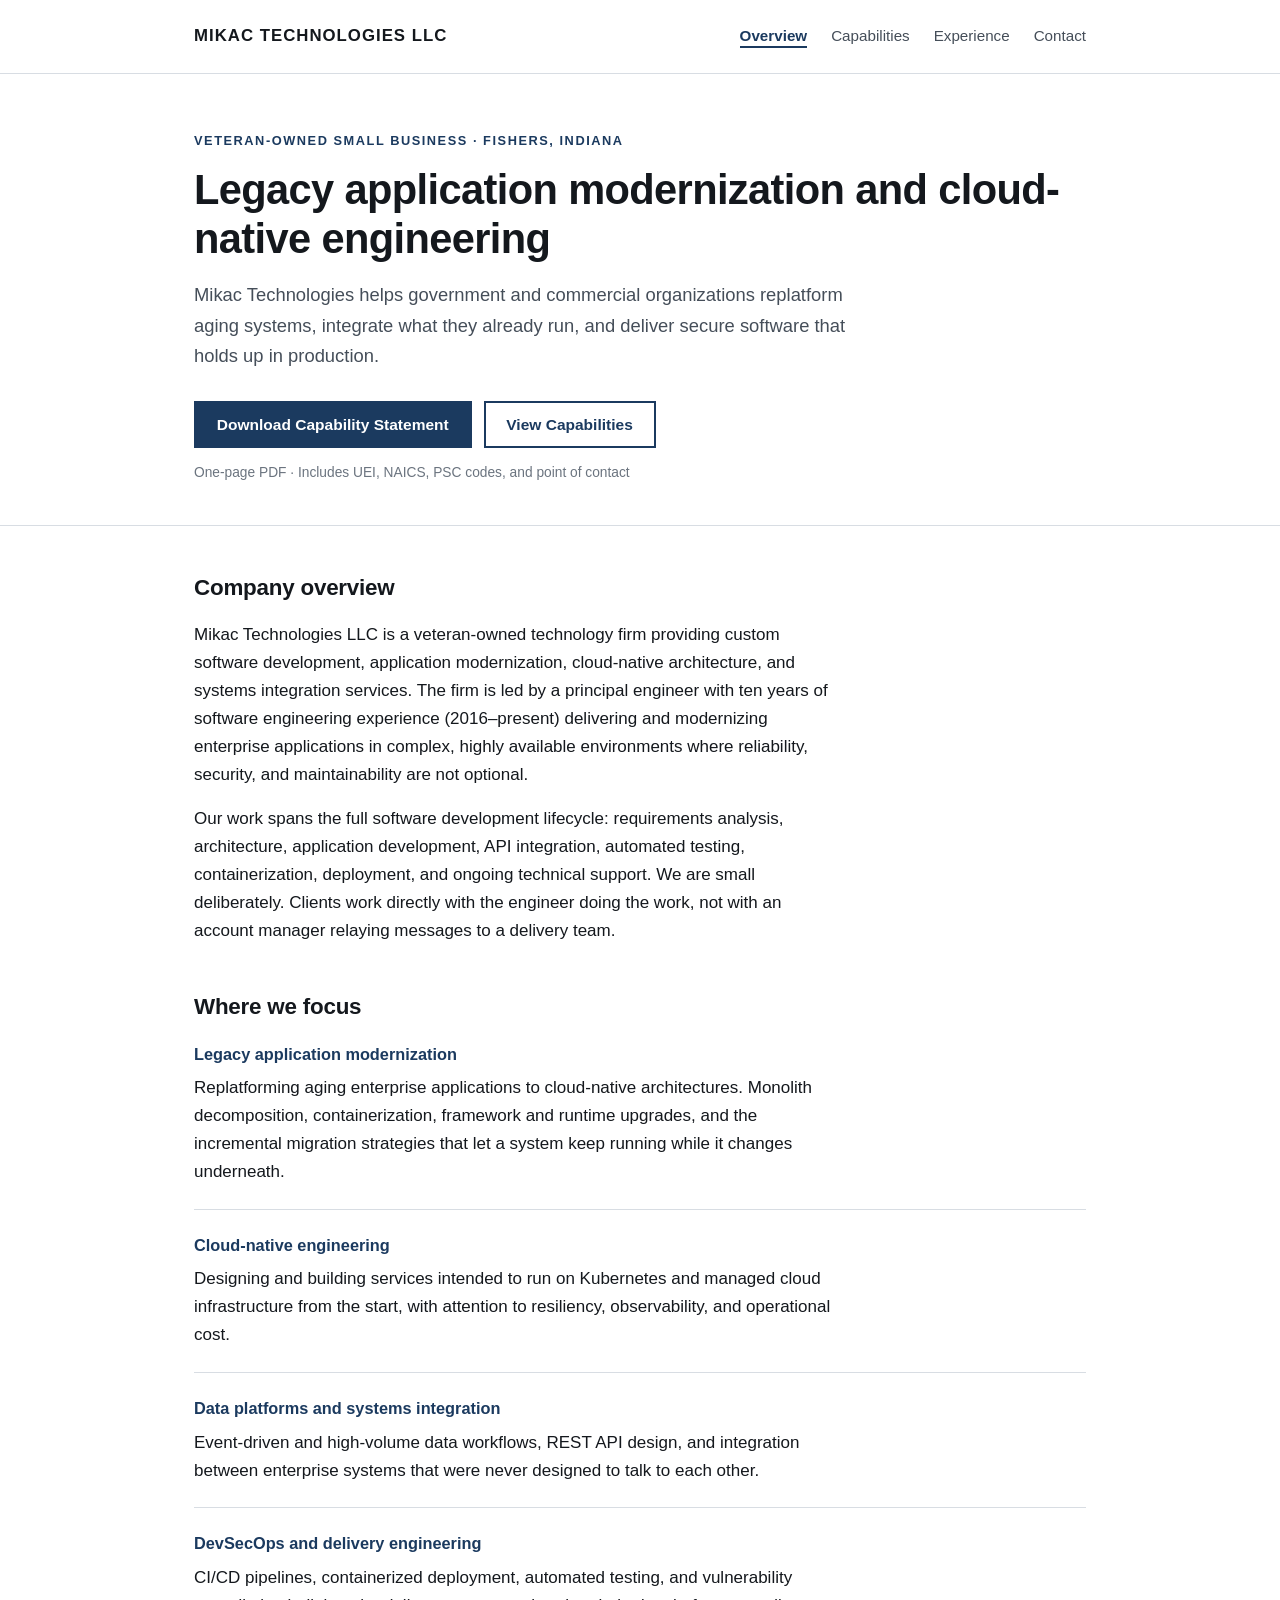
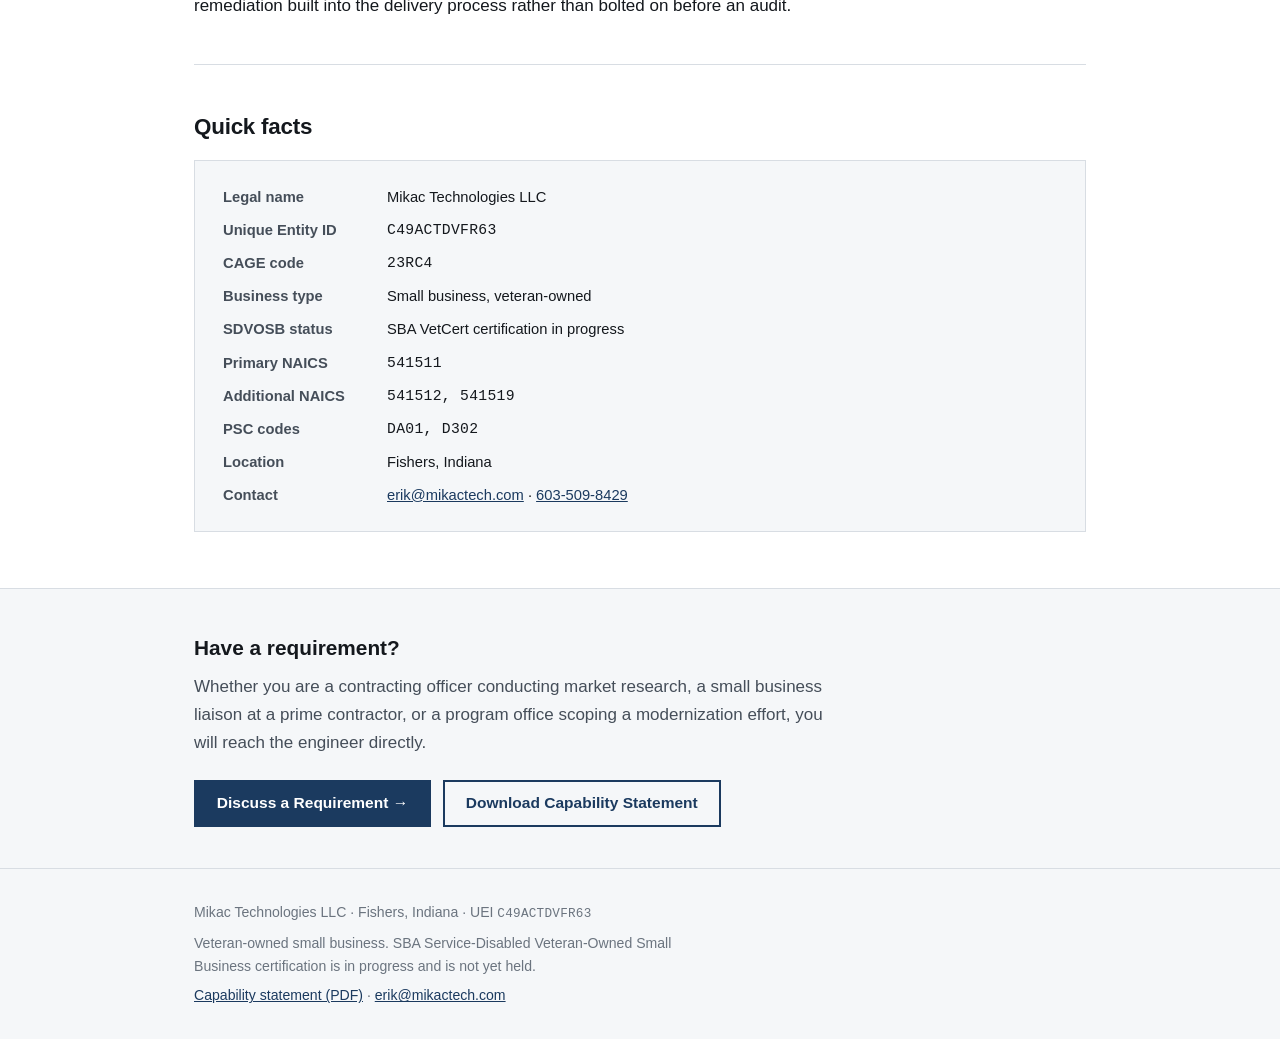
<file: index.html>
<!DOCTYPE html>
<html lang="en">
<head>
<meta charset="utf-8">
<meta name="viewport" content="width=device-width, initial-scale=1">
<title>Mikac Technologies LLC — Legacy Application Modernization and Cloud-Native Engineering</title>
<meta name="description" content="Mikac Technologies LLC is a veteran-owned software engineering firm in Fishers, Indiana, specializing in legacy application modernization, cloud-native architecture, and systems integration for government and regulated industries.">
<link rel="stylesheet" href="styles.css">
</head>
<body>
<a class="skip-link" href="#main">Skip to main content</a>

<header class="site-header">
  <div class="wrap">
    <a class="wordmark" href="index.html">Mikac Technologies LLC</a>
    <nav class="site-nav" aria-label="Primary">
      <ul>
        <li><a href="index.html" aria-current="page">Overview</a></li>
        <li><a href="capabilities.html">Capabilities</a></li>
        <li><a href="experience.html">Experience</a></li>
        <li><a href="contact.html">Contact</a></li>
      </ul>
    </nav>
  </div>
</header>

<div class="hero">
  <div class="wrap">
    <p class="eyebrow">Veteran-Owned Small Business &middot; Fishers, Indiana</p>
    <h1>Legacy application modernization and cloud-native engineering</h1>
    <p class="lede">Mikac Technologies helps government and commercial organizations replatform aging systems, integrate what they already run, and deliver secure software that holds up in production.</p>
    <div class="cta-row">
      <a class="btn btn-primary" href="Mikac-Technologies-Capability-Statement.pdf" download>Download Capability Statement</a>
      <a class="btn btn-secondary" href="capabilities.html">View Capabilities</a>
    </div>
    <p class="cta-note">One-page PDF &middot; Includes UEI, NAICS, PSC codes, and point of contact</p>
  </div>
</div>

<main id="main">
  <div class="wrap">

    <section aria-labelledby="overview">
      <h2 id="overview">Company overview</h2>
      <p>Mikac Technologies LLC is a veteran-owned technology firm providing custom software development, application modernization, cloud-native architecture, and systems integration services. The firm is led by a principal engineer with ten years of software engineering experience (2016–present) delivering and modernizing enterprise applications in complex, highly available environments where reliability, security, and maintainability are not optional.</p>
      <p>Our work spans the full software development lifecycle: requirements analysis, architecture, application development, API integration, automated testing, containerization, deployment, and ongoing technical support. We are small deliberately. Clients work directly with the engineer doing the work, not with an account manager relaying messages to a delivery team.</p>
    </section>

    <section aria-labelledby="focus">
      <h2 id="focus">Where we focus</h2>

      <div class="capability">
        <h3>Legacy application modernization</h3>
        <p>Replatforming aging enterprise applications to cloud-native architectures. Monolith decomposition, containerization, framework and runtime upgrades, and the incremental migration strategies that let a system keep running while it changes underneath.</p>
      </div>

      <div class="capability">
        <h3>Cloud-native engineering</h3>
        <p>Designing and building services intended to run on Kubernetes and managed cloud infrastructure from the start, with attention to resiliency, observability, and operational cost.</p>
      </div>

      <div class="capability">
        <h3>Data platforms and systems integration</h3>
        <p>Event-driven and high-volume data workflows, REST API design, and integration between enterprise systems that were never designed to talk to each other.</p>
      </div>

      <div class="capability">
        <h3>DevSecOps and delivery engineering</h3>
        <p>CI/CD pipelines, containerized deployment, automated testing, and vulnerability remediation built into the delivery process rather than bolted on before an audit.</p>
      </div>
    </section>

    <hr class="rule">

    <section aria-labelledby="quickfacts">
      <h2 id="quickfacts">Quick facts</h2>
      <div class="facts">
        <dl>
          <dt>Legal name</dt>
          <dd>Mikac Technologies LLC</dd>

          <dt>Unique Entity ID</dt>
          <dd class="mono">C49ACTDVFR63</dd>

          <dt>CAGE code</dt>
          <dd class="mono">23RC4</dd>

          <dt>Business type</dt>
          <dd>Small business, veteran-owned</dd>

          <dt>SDVOSB status</dt>
          <dd>SBA VetCert certification in progress</dd>

          <dt>Primary NAICS</dt>
          <dd class="mono">541511</dd>

          <dt>Additional NAICS</dt>
          <dd class="mono">541512, 541519</dd>

          <dt>PSC codes</dt>
          <dd class="mono">DA01, D302</dd>

          <dt>Location</dt>
          <dd>Fishers, Indiana</dd>

          <dt>Contact</dt>
          <dd><a href="mailto:erik@mikactech.com">erik@mikactech.com</a> &middot; <a href="tel:+16035098429">603-509-8429</a></dd>
        </dl>
      </div>
    </section>

  </div>
</main>

<div class="cta-band">
  <div class="wrap">
    <h2>Have a requirement?</h2>
    <p>Whether you are a contracting officer conducting market research, a small business liaison at a prime contractor, or a program office scoping a modernization effort, you will reach the engineer directly.</p>
    <div class="cta-row">
      <a class="btn btn-primary" href="mailto:erik@mikactech.com?subject=Federal%20Contracting%20Inquiry">Discuss a Requirement &rarr;</a>
      <a class="btn btn-secondary" href="Mikac-Technologies-Capability-Statement.pdf" download>Download Capability Statement</a>
    </div>
  </div>
</div>

<footer class="site-footer">
  <div class="wrap">
    <p>Mikac Technologies LLC &middot; Fishers, Indiana &middot; UEI <span class="mono">C49ACTDVFR63</span></p>
    <p>Veteran-owned small business. SBA Service-Disabled Veteran-Owned Small Business certification is in progress and is not yet held.</p>
    <p><a href="Mikac-Technologies-Capability-Statement.pdf" download>Capability statement (PDF)</a> &middot; <a href="mailto:erik@mikactech.com?subject=Federal%20Contracting%20Inquiry">erik@mikactech.com</a></p>
  </div>
</footer>

</body>
</html>
</file>
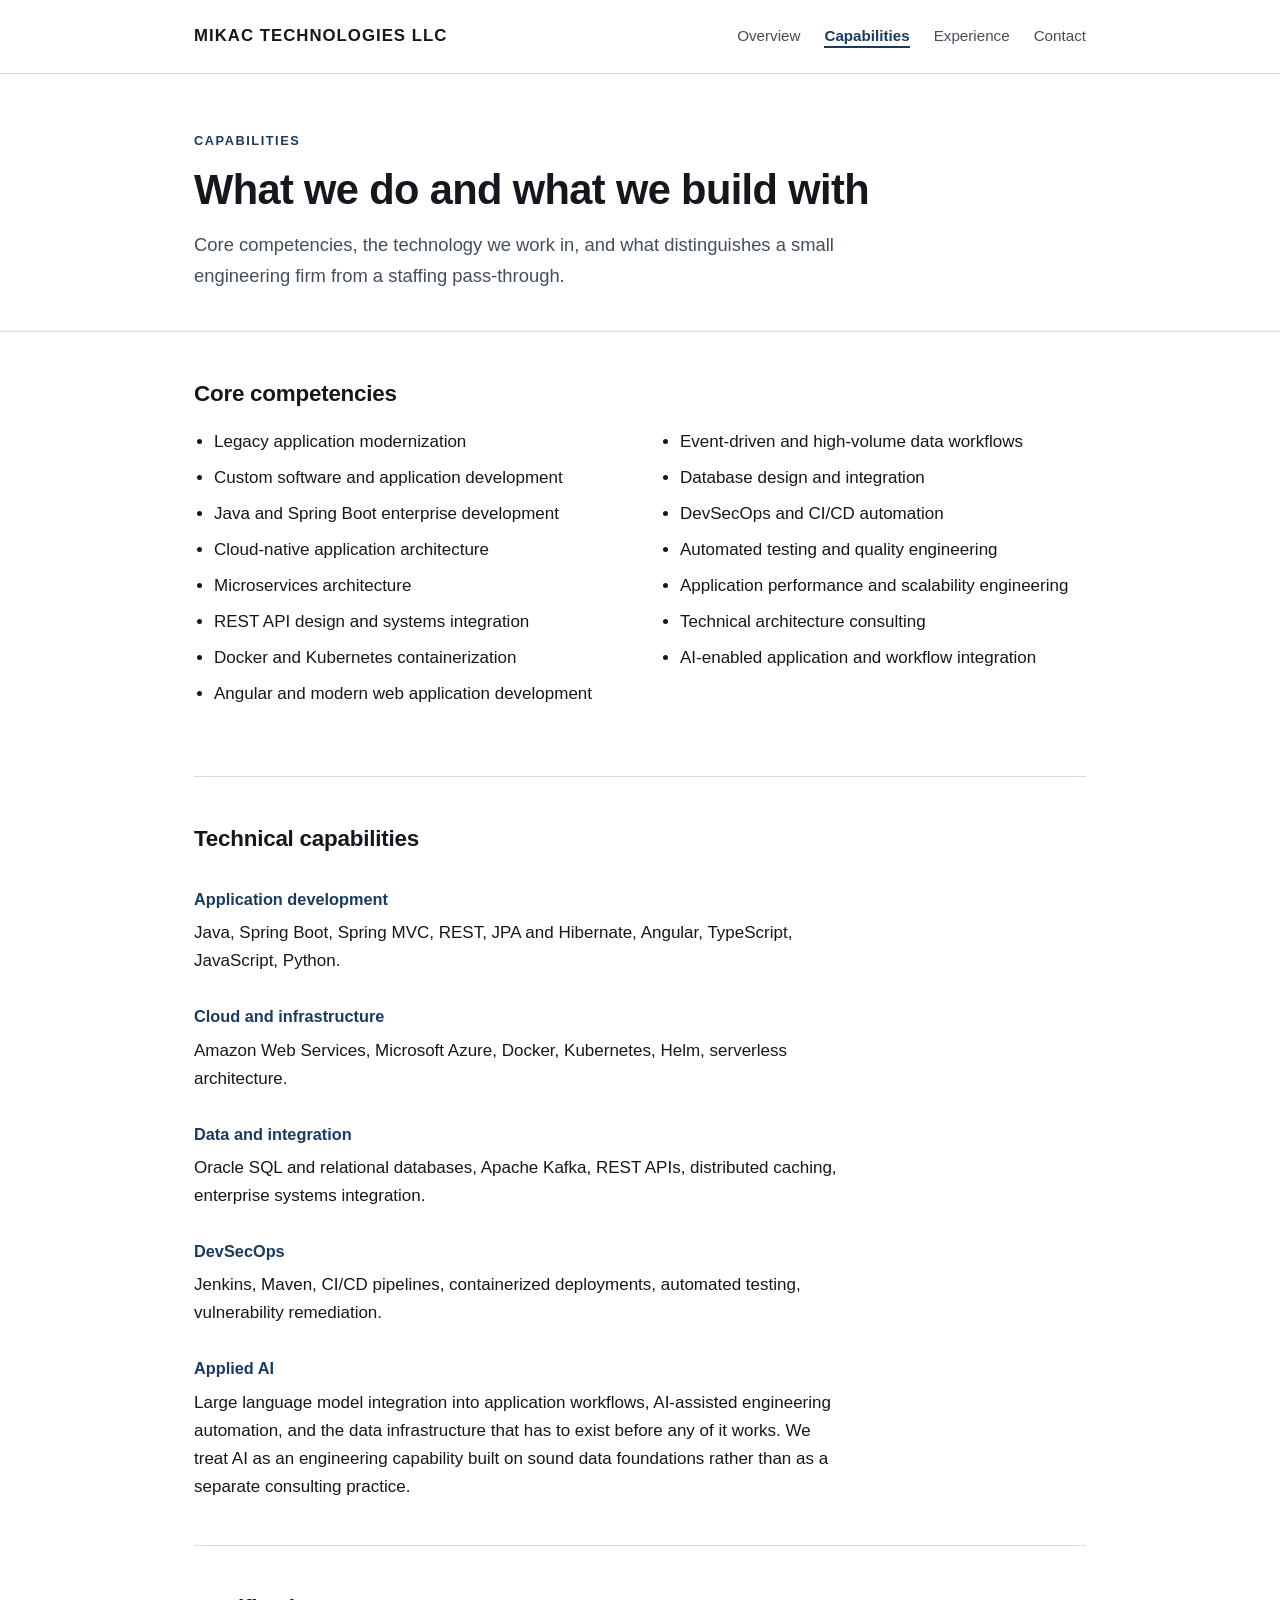
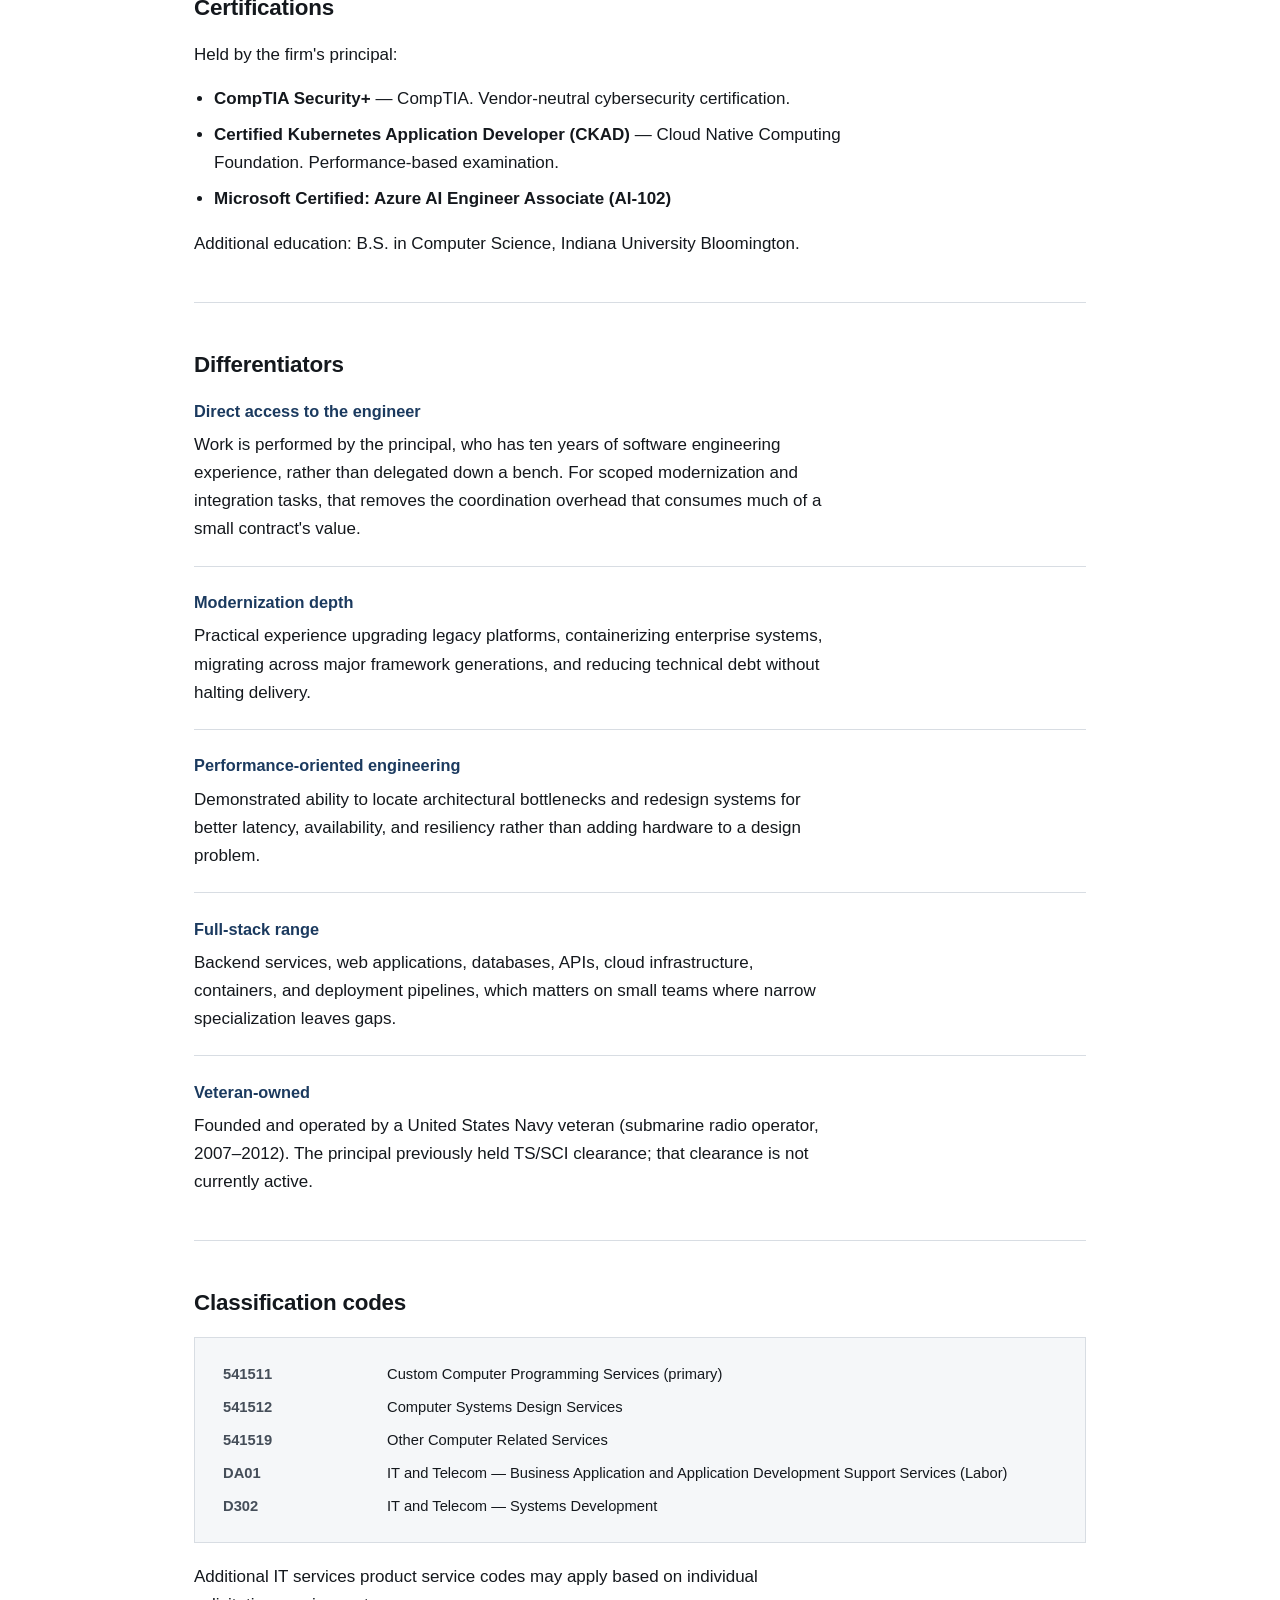
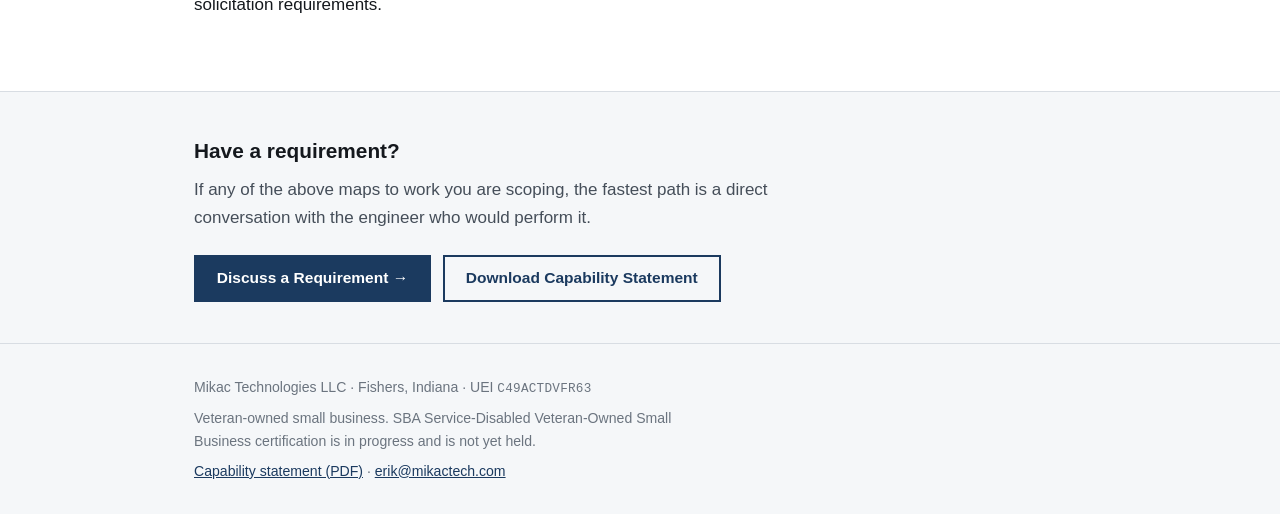
<file: capabilities.html>
<!DOCTYPE html>
<html lang="en">
<head>
<meta charset="utf-8">
<meta name="viewport" content="width=device-width, initial-scale=1">
<title>Capabilities — Mikac Technologies LLC</title>
<meta name="description" content="Core competencies and technical capabilities of Mikac Technologies LLC: legacy modernization, Java and Spring Boot development, Kubernetes, AWS and Azure, event-driven data platforms, and DevSecOps.">
<link rel="stylesheet" href="styles.css">
</head>
<body>
<a class="skip-link" href="#main">Skip to main content</a>

<header class="site-header">
  <div class="wrap">
    <a class="wordmark" href="index.html">Mikac Technologies LLC</a>
    <nav class="site-nav" aria-label="Primary">
      <ul>
        <li><a href="index.html">Overview</a></li>
        <li><a href="capabilities.html" aria-current="page">Capabilities</a></li>
        <li><a href="experience.html">Experience</a></li>
        <li><a href="contact.html">Contact</a></li>
      </ul>
    </nav>
  </div>
</header>

<div class="hero">
  <div class="wrap">
    <p class="eyebrow">Capabilities</p>
    <h1>What we do and what we build with</h1>
    <p class="lede">Core competencies, the technology we work in, and what distinguishes a small engineering firm from a staffing pass-through.</p>
  </div>
</div>

<main id="main">
  <div class="wrap">

    <section aria-labelledby="competencies">
      <h2 id="competencies">Core competencies</h2>
      <div class="columns">
        <ul class="plain-list">
          <li>Legacy application modernization</li>
          <li>Custom software and application development</li>
          <li>Java and Spring Boot enterprise development</li>
          <li>Cloud-native application architecture</li>
          <li>Microservices architecture</li>
          <li>REST API design and systems integration</li>
          <li>Docker and Kubernetes containerization</li>
          <li>Angular and modern web application development</li>
        </ul>
        <ul class="plain-list">
          <li>Event-driven and high-volume data workflows</li>
          <li>Database design and integration</li>
          <li>DevSecOps and CI/CD automation</li>
          <li>Automated testing and quality engineering</li>
          <li>Application performance and scalability engineering</li>
          <li>Technical architecture consulting</li>
          <li>AI-enabled application and workflow integration</li>
        </ul>
      </div>
    </section>

    <hr class="rule">

    <section aria-labelledby="technical">
      <h2 id="technical">Technical capabilities</h2>

      <h3>Application development</h3>
      <p>Java, Spring Boot, Spring MVC, REST, JPA and Hibernate, Angular, TypeScript, JavaScript, Python.</p>

      <h3>Cloud and infrastructure</h3>
      <p>Amazon Web Services, Microsoft Azure, Docker, Kubernetes, Helm, serverless architecture.</p>

      <h3>Data and integration</h3>
      <p>Oracle SQL and relational databases, Apache Kafka, REST APIs, distributed caching, enterprise systems integration.</p>

      <h3>DevSecOps</h3>
      <p>Jenkins, Maven, CI/CD pipelines, containerized deployments, automated testing, vulnerability remediation.</p>

      <h3>Applied AI</h3>
      <p>Large language model integration into application workflows, AI-assisted engineering automation, and the data infrastructure that has to exist before any of it works. We treat AI as an engineering capability built on sound data foundations rather than as a separate consulting practice.</p>
    </section>

    <hr class="rule">

    <section aria-labelledby="certifications">
      <h2 id="certifications">Certifications</h2>
      <p>Held by the firm's principal:</p>
      <ul class="plain-list">
        <li><strong>CompTIA Security+</strong> — CompTIA. Vendor-neutral cybersecurity certification.</li>
        <li><strong>Certified Kubernetes Application Developer (CKAD)</strong> — Cloud Native Computing Foundation. Performance-based examination.</li>
        <li><strong>Microsoft Certified: Azure AI Engineer Associate (AI-102)</strong></li>
      </ul>
      <p>Additional education: B.S. in Computer Science, Indiana University Bloomington.</p>
    </section>

    <hr class="rule">

    <section aria-labelledby="differentiators">
      <h2 id="differentiators">Differentiators</h2>

      <div class="capability">
        <h3>Direct access to the engineer</h3>
        <p>Work is performed by the principal, who has ten years of software engineering experience, rather than delegated down a bench. For scoped modernization and integration tasks, that removes the coordination overhead that consumes much of a small contract's value.</p>
      </div>

      <div class="capability">
        <h3>Modernization depth</h3>
        <p>Practical experience upgrading legacy platforms, containerizing enterprise systems, migrating across major framework generations, and reducing technical debt without halting delivery.</p>
      </div>

      <div class="capability">
        <h3>Performance-oriented engineering</h3>
        <p>Demonstrated ability to locate architectural bottlenecks and redesign systems for better latency, availability, and resiliency rather than adding hardware to a design problem.</p>
      </div>

      <div class="capability">
        <h3>Full-stack range</h3>
        <p>Backend services, web applications, databases, APIs, cloud infrastructure, containers, and deployment pipelines, which matters on small teams where narrow specialization leaves gaps.</p>
      </div>

      <div class="capability">
        <h3>Veteran-owned</h3>
        <p>Founded and operated by a United States Navy veteran (submarine radio operator, 2007–2012). The principal previously held TS/SCI clearance; that clearance is not currently active.</p>
      </div>
    </section>

    <hr class="rule">

    <section aria-labelledby="codes">
      <h2 id="codes">Classification codes</h2>
      <div class="facts">
        <dl>
          <dt>541511</dt>
          <dd>Custom Computer Programming Services (primary)</dd>

          <dt>541512</dt>
          <dd>Computer Systems Design Services</dd>

          <dt>541519</dt>
          <dd>Other Computer Related Services</dd>

          <dt>DA01</dt>
          <dd>IT and Telecom — Business Application and Application Development Support Services (Labor)</dd>

          <dt>D302</dt>
          <dd>IT and Telecom — Systems Development</dd>
        </dl>
      </div>
      <p style="margin-top:1.25rem">Additional IT services product service codes may apply based on individual solicitation requirements.</p>
    </section>

  </div>
</main>

<div class="cta-band">
  <div class="wrap">
    <h2>Have a requirement?</h2>
    <p>If any of the above maps to work you are scoping, the fastest path is a direct conversation with the engineer who would perform it.</p>
    <div class="cta-row">
      <a class="btn btn-primary" href="mailto:erik@mikactech.com?subject=Federal%20Contracting%20Inquiry">Discuss a Requirement &rarr;</a>
      <a class="btn btn-secondary" href="Mikac-Technologies-Capability-Statement.pdf" download>Download Capability Statement</a>
    </div>
  </div>
</div>

<footer class="site-footer">
  <div class="wrap">
    <p>Mikac Technologies LLC &middot; Fishers, Indiana &middot; UEI <span class="mono">C49ACTDVFR63</span></p>
    <p>Veteran-owned small business. SBA Service-Disabled Veteran-Owned Small Business certification is in progress and is not yet held.</p>
    <p><a href="Mikac-Technologies-Capability-Statement.pdf" download>Capability statement (PDF)</a> &middot; <a href="mailto:erik@mikactech.com?subject=Federal%20Contracting%20Inquiry">erik@mikactech.com</a></p>
  </div>
</footer>

</body>
</html>
</file>
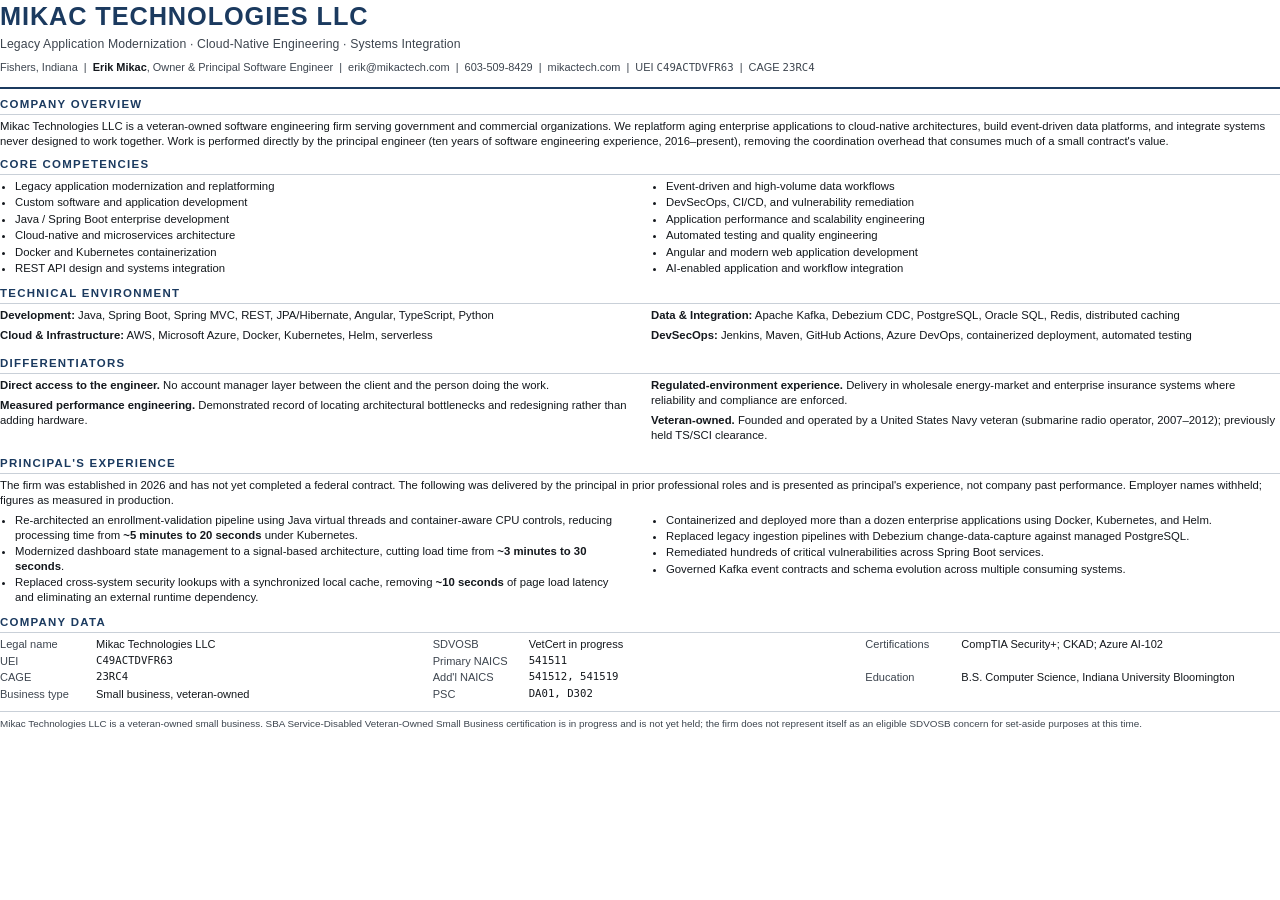
<file: capability-statement.html>
<!DOCTYPE html>
<html lang="en">
<head>
<meta charset="utf-8">
<title>Mikac Technologies LLC — Capability Statement</title>
<style>
  @page { size: letter; margin: 0.45in 0.5in; }

  :root {
    --ink: #14181d;
    --soft: #3d454f;
    --accent: #1b3a5f;
    --rule: #c9d0d8;
  }

  * { box-sizing: border-box; }

  body {
    margin: 0;
    font-family: -apple-system, BlinkMacSystemFont, "Helvetica Neue", Arial, sans-serif;
    font-size: 8.5pt;
    line-height: 1.32;
    color: var(--ink);
  }

  header { border-bottom: 2.5px solid var(--accent); padding-bottom: 7px; }

  h1 {
    margin: 0;
    font-size: 19pt;
    letter-spacing: 0.035em;
    text-transform: uppercase;
    color: var(--accent);
  }

  .tagline {
    margin: 3px 0 0;
    font-size: 9.2pt;
    color: var(--soft);
    letter-spacing: 0.01em;
  }

  .contact-strip {
    margin-top: 7px;
    font-size: 8.2pt;
    color: var(--soft);
  }

  .contact-strip strong { color: var(--ink); }

  h2 {
    margin: 8px 0 4px;
    font-size: 8.6pt;
    letter-spacing: 0.11em;
    text-transform: uppercase;
    color: var(--accent);
    border-bottom: 1px solid var(--rule);
    padding-bottom: 2px;
  }

  .cols { display: grid; grid-template-columns: 1fr 1fr; gap: 0 22px; }
  .cols-3 { display: grid; grid-template-columns: 1fr 1fr 1fr; gap: 0 18px; }

  ul { margin: 0; padding-left: 15px; }
  li { margin-bottom: 1.5px; }

  p { margin: 0 0 5px; }

  .item { margin-bottom: 5px; }
  .item b { color: var(--ink); }

  dl {
    display: grid;
    grid-template-columns: 88px 1fr;
    gap: 2px 8px;
    margin: 0;
    font-size: 8.3pt;
  }

  dt { color: var(--soft); }
  dd { margin: 0; }

  .mono { font-family: ui-monospace, Menlo, Consolas, monospace; font-size: 8pt; }

  .note {
    margin-top: 10px;
    padding-top: 5px;
    border-top: 1px solid var(--rule);
    font-size: 7.4pt;
    color: var(--soft);
  }

  .metric { font-weight: 600; }
</style>
</head>
<body>

<header>
  <h1>Mikac Technologies LLC</h1>
  <p class="tagline">Legacy Application Modernization &middot; Cloud-Native Engineering &middot; Systems Integration</p>
  <p class="contact-strip">
    Fishers, Indiana &nbsp;|&nbsp; <strong>Erik Mikac</strong>, Owner &amp; Principal Software Engineer &nbsp;|&nbsp;
    erik@mikactech.com &nbsp;|&nbsp; 603-509-8429 &nbsp;|&nbsp; mikactech.com &nbsp;|&nbsp;
    UEI <span class="mono">C49ACTDVFR63</span> &nbsp;|&nbsp; CAGE <span class="mono">23RC4</span>
  </p>
</header>

<h2>Company Overview</h2>
<p>Mikac Technologies LLC is a veteran-owned software engineering firm serving government and commercial organizations. We replatform aging enterprise applications to cloud-native architectures, build event-driven data platforms, and integrate systems never designed to work together. Work is performed directly by the principal engineer (ten years of software engineering experience, 2016–present), removing the coordination overhead that consumes much of a small contract's value.</p>

<h2>Core Competencies</h2>
<div class="cols">
  <ul>
    <li>Legacy application modernization and replatforming</li>
    <li>Custom software and application development</li>
    <li>Java / Spring Boot enterprise development</li>
    <li>Cloud-native and microservices architecture</li>
    <li>Docker and Kubernetes containerization</li>
    <li>REST API design and systems integration</li>
  </ul>
  <ul>
    <li>Event-driven and high-volume data workflows</li>
    <li>DevSecOps, CI/CD, and vulnerability remediation</li>
    <li>Application performance and scalability engineering</li>
    <li>Automated testing and quality engineering</li>
    <li>Angular and modern web application development</li>
    <li>AI-enabled application and workflow integration</li>
  </ul>
</div>

<h2>Technical Environment</h2>
<div class="cols">
  <div>
    <div class="item"><b>Development:</b> Java, Spring Boot, Spring MVC, REST, JPA/Hibernate, Angular, TypeScript, Python</div>
    <div class="item"><b>Cloud &amp; Infrastructure:</b> AWS, Microsoft Azure, Docker, Kubernetes, Helm, serverless</div>
  </div>
  <div>
    <div class="item"><b>Data &amp; Integration:</b> Apache Kafka, Debezium CDC, PostgreSQL, Oracle SQL, Redis, distributed caching</div>
    <div class="item"><b>DevSecOps:</b> Jenkins, Maven, GitHub Actions, Azure DevOps, containerized deployment, automated testing</div>
  </div>
</div>

<h2>Differentiators</h2>
<div class="cols">
  <div>
    <div class="item"><b>Direct access to the engineer.</b> No account manager layer between the client and the person doing the work.</div>
    <div class="item"><b>Measured performance engineering.</b> Demonstrated record of locating architectural bottlenecks and redesigning rather than adding hardware.</div>
  </div>
  <div>
    <div class="item"><b>Regulated-environment experience.</b> Delivery in wholesale energy-market and enterprise insurance systems where reliability and compliance are enforced.</div>
    <div class="item"><b>Veteran-owned.</b> Founded and operated by a United States Navy veteran (submarine radio operator, 2007–2012); previously held TS/SCI clearance.</div>
  </div>
</div>

<h2>Principal's Experience</h2>
<p>The firm was established in 2026 and has not yet completed a federal contract. The following was delivered by the principal in prior professional roles and is presented as principal's experience, not company past performance. Employer names withheld; figures as measured in production.</p>
<div class="cols">
  <ul>
    <li>Re-architected an enrollment-validation pipeline using Java virtual threads and container-aware CPU controls, reducing processing time from <span class="metric">~5 minutes to 20 seconds</span> under Kubernetes.</li>
    <li>Modernized dashboard state management to a signal-based architecture, cutting load time from <span class="metric">~3 minutes to 30 seconds</span>.</li>
    <li>Replaced cross-system security lookups with a synchronized local cache, removing <span class="metric">~10 seconds</span> of page load latency and eliminating an external runtime dependency.</li>
  </ul>
  <ul>
    <li>Containerized and deployed more than a dozen enterprise applications using Docker, Kubernetes, and Helm.</li>
    <li>Replaced legacy ingestion pipelines with Debezium change-data-capture against managed PostgreSQL.</li>
    <li>Remediated hundreds of critical vulnerabilities across Spring Boot services.</li>
    <li>Governed Kafka event contracts and schema evolution across multiple consuming systems.</li>
  </ul>
</div>

<h2>Company Data</h2>
<div class="cols-3">
  <dl>
    <dt>Legal name</dt><dd>Mikac Technologies LLC</dd>
    <dt>UEI</dt><dd class="mono">C49ACTDVFR63</dd>
    <dt>CAGE</dt><dd class="mono">23RC4</dd>
    <dt>Business type</dt><dd>Small business, veteran-owned</dd>
  </dl>
  <dl>
    <dt>SDVOSB</dt><dd>VetCert in progress</dd>
    <dt>Primary NAICS</dt><dd class="mono">541511</dd>
    <dt>Add'l NAICS</dt><dd class="mono">541512, 541519</dd>
    <dt>PSC</dt><dd class="mono">DA01, D302</dd>
  </dl>
  <dl>
    <dt>Certifications</dt><dd>CompTIA Security+; CKAD; Azure AI-102</dd>
    <dt>Education</dt><dd>B.S. Computer Science, Indiana University Bloomington</dd>
  </dl>
</div>

<p class="note">Mikac Technologies LLC is a veteran-owned small business. SBA Service-Disabled Veteran-Owned Small Business certification is in progress and is not yet held; the firm does not represent itself as an eligible SDVOSB concern for set-aside purposes at this time.</p>

</body>
</html>
</file>
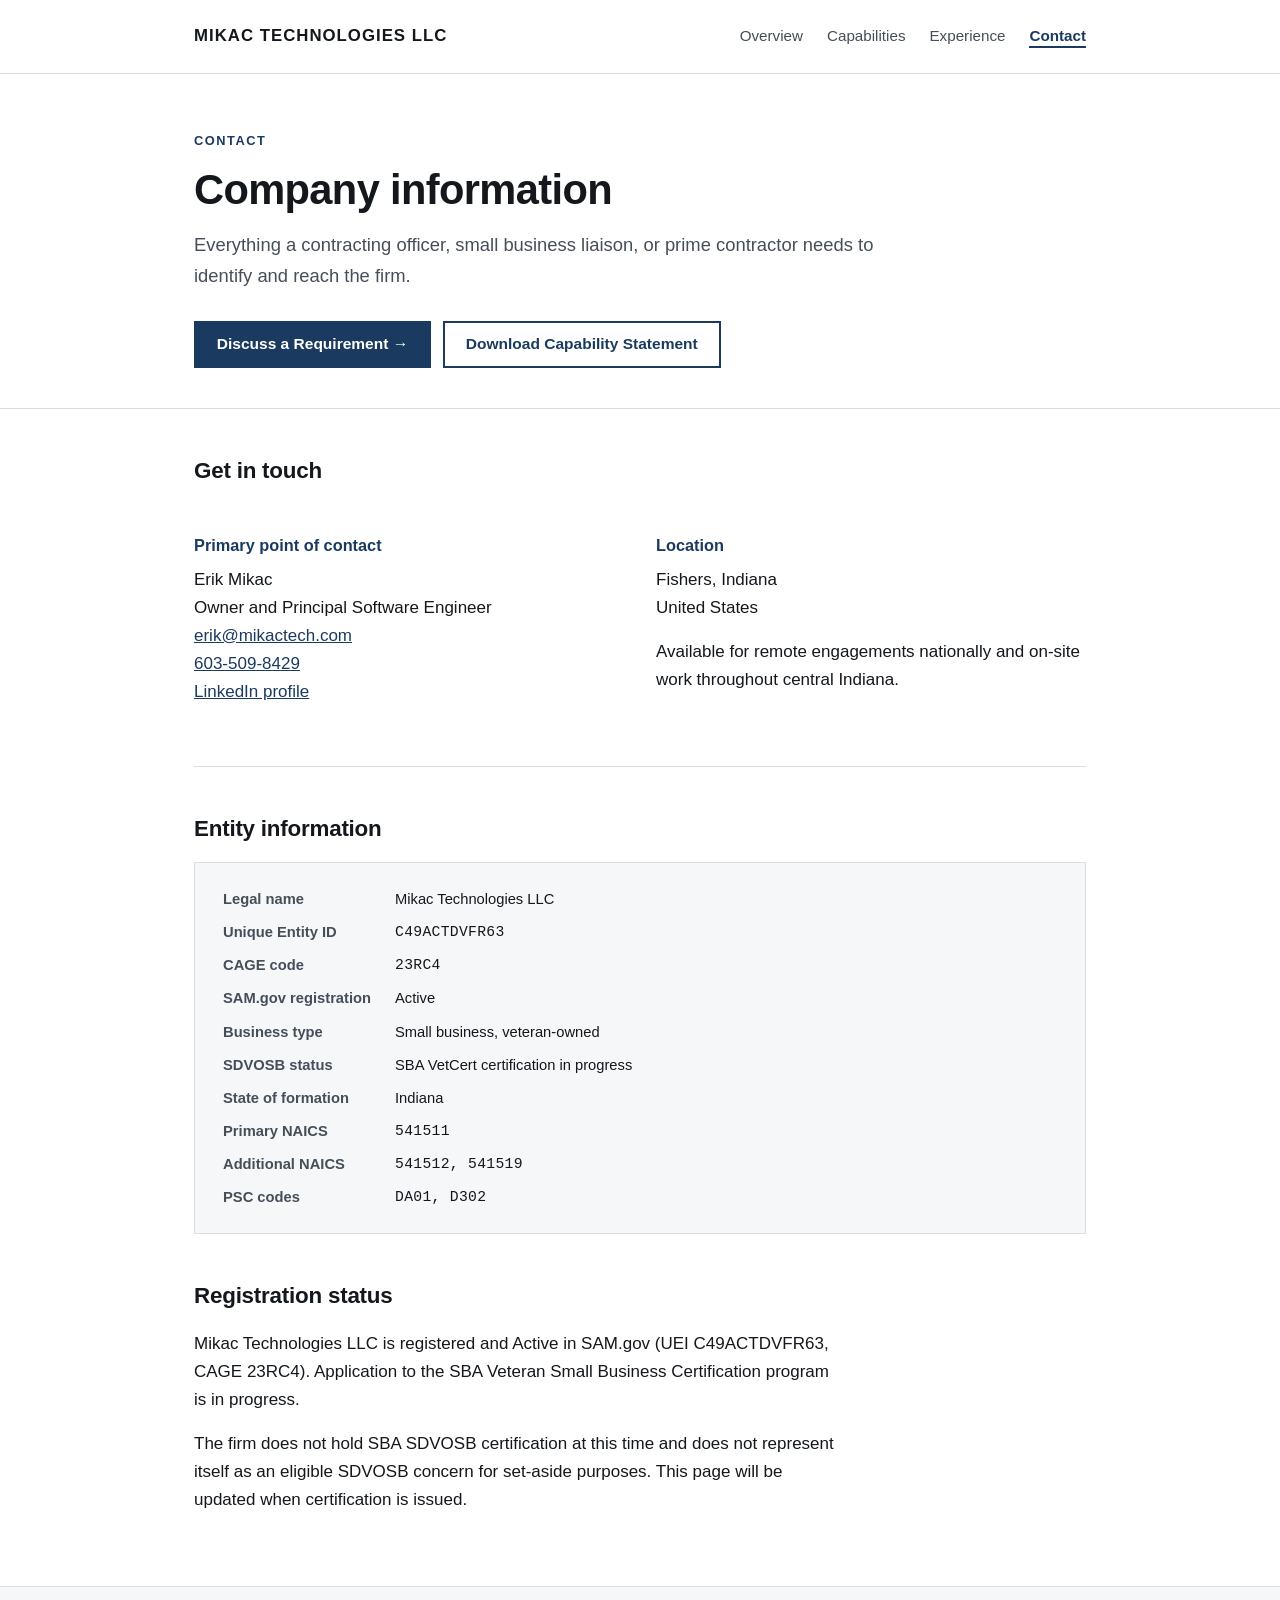
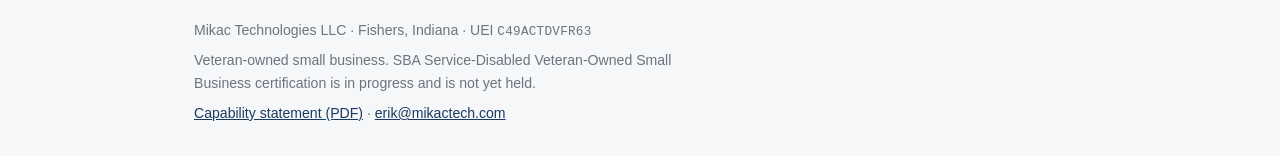
<file: contact.html>
<!DOCTYPE html>
<html lang="en">
<head>
<meta charset="utf-8">
<meta name="viewport" content="width=device-width, initial-scale=1">
<title>Contact and Company Information — Mikac Technologies LLC</title>
<meta name="description" content="Contact information, Unique Entity ID, NAICS and PSC codes, and registration status for Mikac Technologies LLC, a veteran-owned software engineering firm in Fishers, Indiana.">
<link rel="stylesheet" href="styles.css">
</head>
<body>
<a class="skip-link" href="#main">Skip to main content</a>

<header class="site-header">
  <div class="wrap">
    <a class="wordmark" href="index.html">Mikac Technologies LLC</a>
    <nav class="site-nav" aria-label="Primary">
      <ul>
        <li><a href="index.html">Overview</a></li>
        <li><a href="capabilities.html">Capabilities</a></li>
        <li><a href="experience.html">Experience</a></li>
        <li><a href="contact.html" aria-current="page">Contact</a></li>
      </ul>
    </nav>
  </div>
</header>

<div class="hero">
  <div class="wrap">
    <p class="eyebrow">Contact</p>
    <h1>Company information</h1>
    <p class="lede">Everything a contracting officer, small business liaison, or prime contractor needs to identify and reach the firm.</p>
    <div class="cta-row">
      <a class="btn btn-primary" href="mailto:erik@mikactech.com?subject=Federal%20Contracting%20Inquiry">Discuss a Requirement &rarr;</a>
      <a class="btn btn-secondary" href="Mikac-Technologies-Capability-Statement.pdf" download>Download Capability Statement</a>
    </div>
  </div>
</div>

<main id="main">
  <div class="wrap">

    <section aria-labelledby="reach">
      <h2 id="reach">Get in touch</h2>
      <div class="contact-grid">
        <div>
          <h3>Primary point of contact</h3>
          <p>
            Erik Mikac<br>
            Owner and Principal Software Engineer<br>
            <a href="mailto:erik@mikactech.com">erik@mikactech.com</a><br>
            <a href="tel:+16035098429">603-509-8429</a><br>
            <a href="https://www.linkedin.com/in/erik-mikac-1b4b16283/">LinkedIn profile</a>
          </p>
        </div>
        <div>
          <h3>Location</h3>
          <p>
            Fishers, Indiana<br>
            United States
          </p>
          <p>Available for remote engagements nationally and on-site work throughout central Indiana.</p>
        </div>
      </div>
    </section>

    <hr class="rule">

    <section aria-labelledby="entity">
      <h2 id="entity">Entity information</h2>
      <div class="facts">
        <dl>
          <dt>Legal name</dt>
          <dd>Mikac Technologies LLC</dd>

          <dt>Unique Entity ID</dt>
          <dd class="mono">C49ACTDVFR63</dd>

          <dt>CAGE code</dt>
          <dd class="mono">23RC4</dd>

          <dt>SAM.gov registration</dt>
          <dd>Active</dd>

          <dt>Business type</dt>
          <dd>Small business, veteran-owned</dd>

          <dt>SDVOSB status</dt>
          <dd>SBA VetCert certification in progress</dd>

          <dt>State of formation</dt>
          <dd>Indiana</dd>

          <dt>Primary NAICS</dt>
          <dd class="mono">541511</dd>

          <dt>Additional NAICS</dt>
          <dd class="mono">541512, 541519</dd>

          <dt>PSC codes</dt>
          <dd class="mono">DA01, D302</dd>
        </dl>
      </div>
    </section>

    <section aria-labelledby="status">
      <h2 id="status">Registration status</h2>
      <p>Mikac Technologies LLC is registered and Active in SAM.gov (UEI C49ACTDVFR63, CAGE 23RC4). Application to the SBA Veteran Small Business Certification program is in progress.</p>
      <p>The firm does not hold SBA SDVOSB certification at this time and does not represent itself as an eligible SDVOSB concern for set-aside purposes. This page will be updated when certification is issued.</p>
    </section>

  </div>
</main>

<footer class="site-footer">
  <div class="wrap">
    <p>Mikac Technologies LLC &middot; Fishers, Indiana &middot; UEI <span class="mono">C49ACTDVFR63</span></p>
    <p>Veteran-owned small business. SBA Service-Disabled Veteran-Owned Small Business certification is in progress and is not yet held.</p>
    <p><a href="Mikac-Technologies-Capability-Statement.pdf" download>Capability statement (PDF)</a> &middot; <a href="mailto:erik@mikactech.com?subject=Federal%20Contracting%20Inquiry">erik@mikactech.com</a></p>
  </div>
</footer>

</body>
</html>
</file>
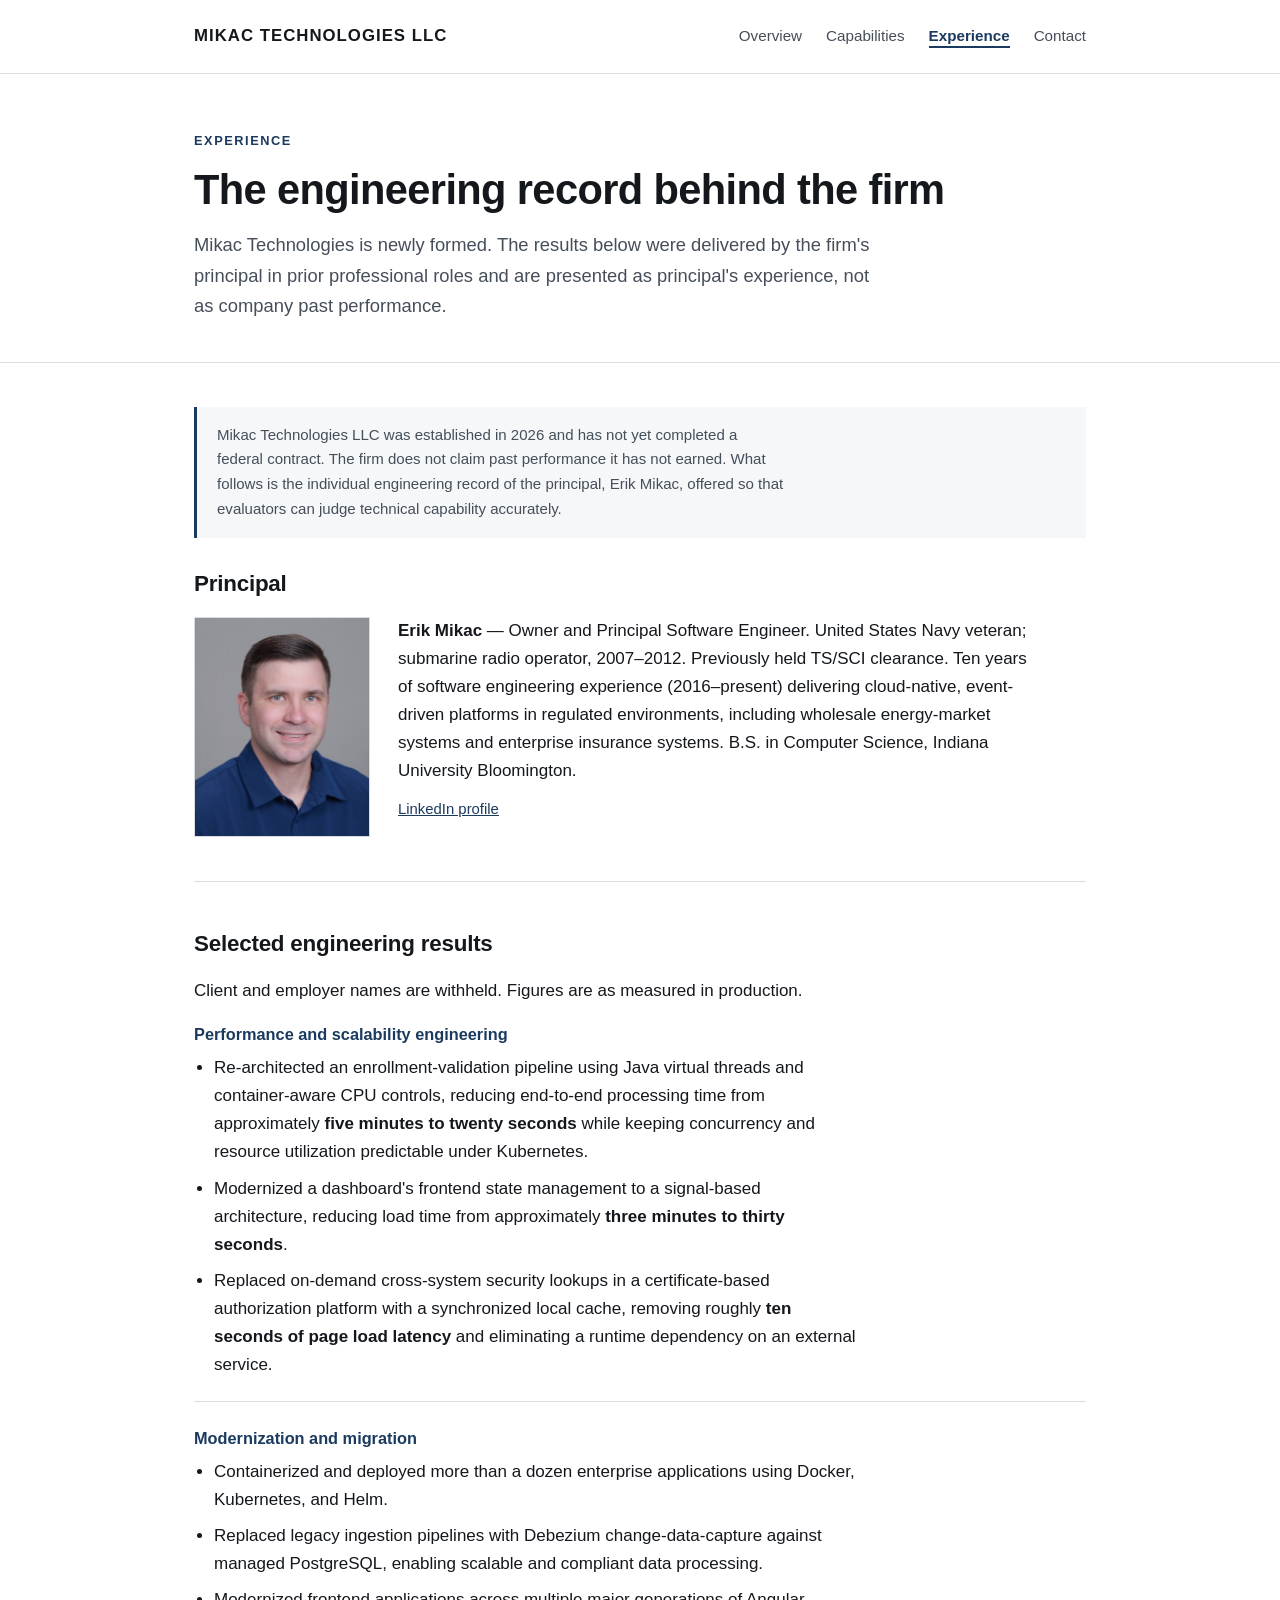
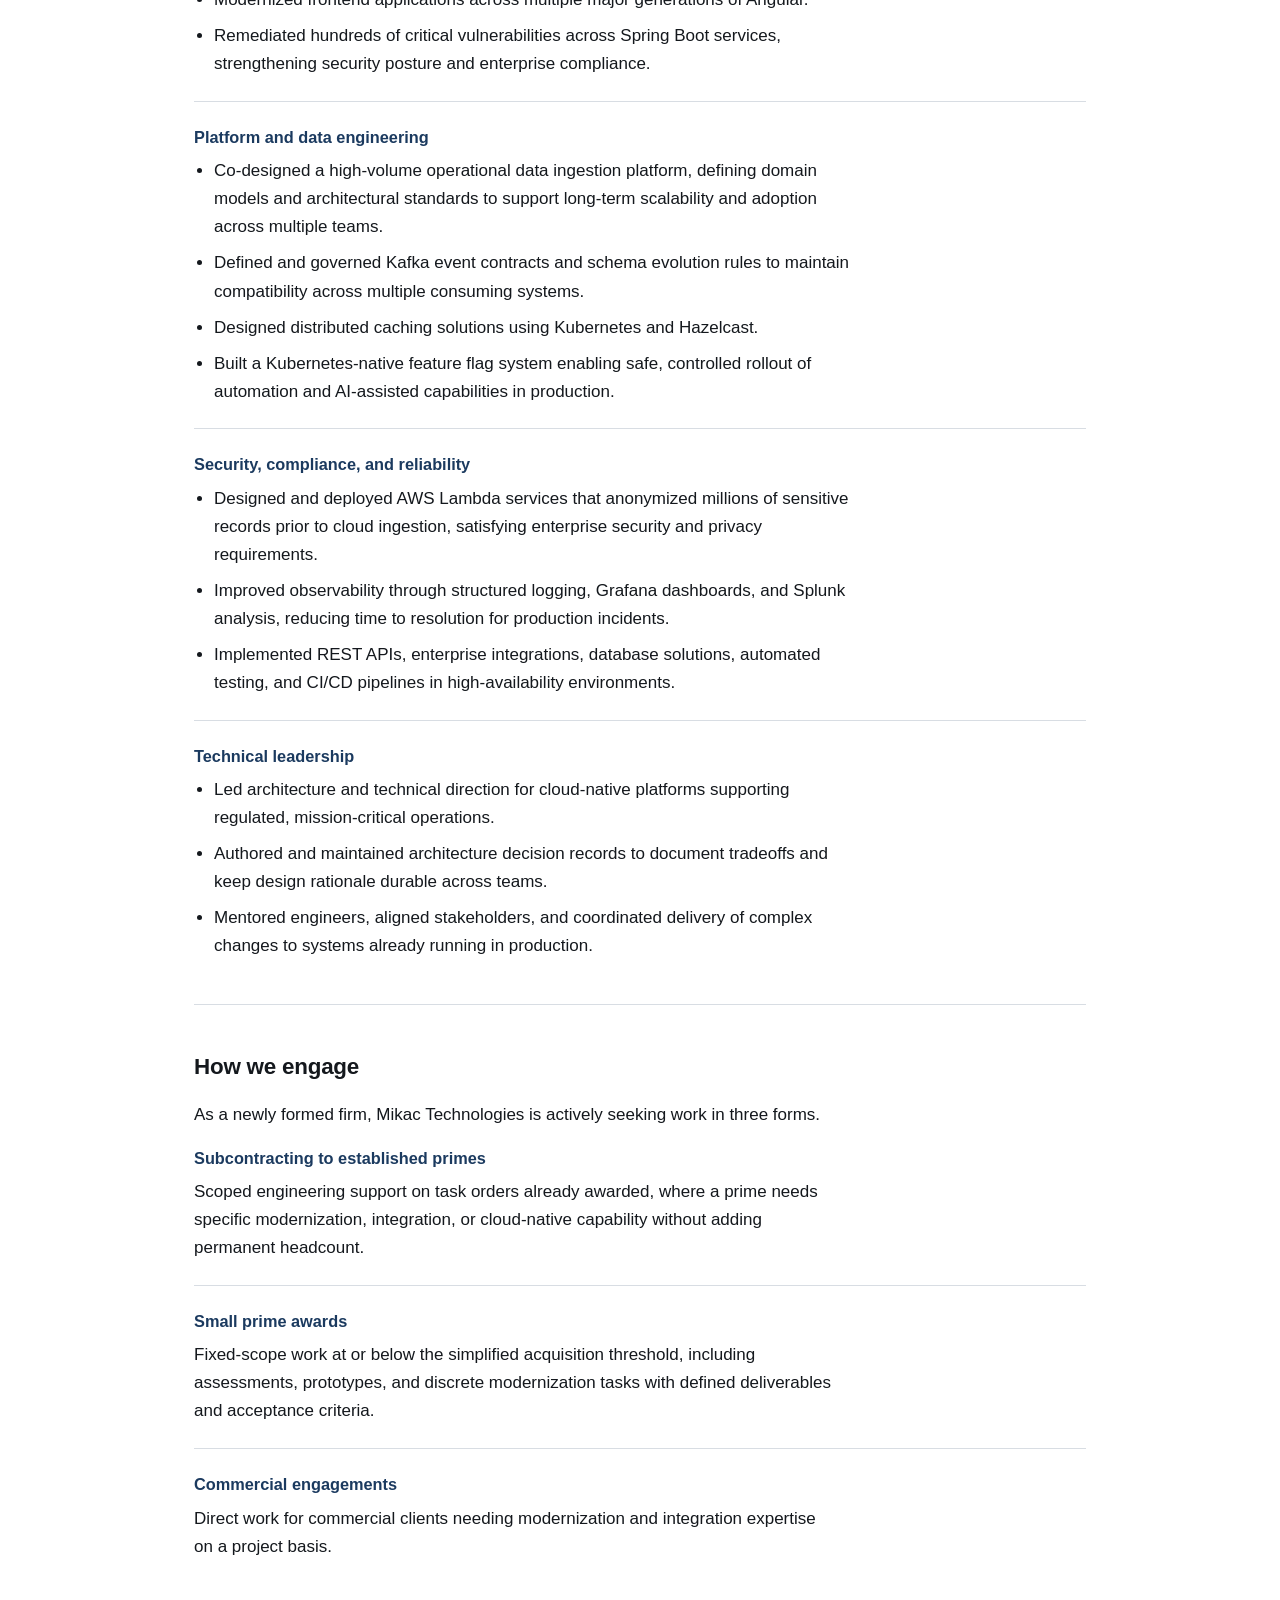
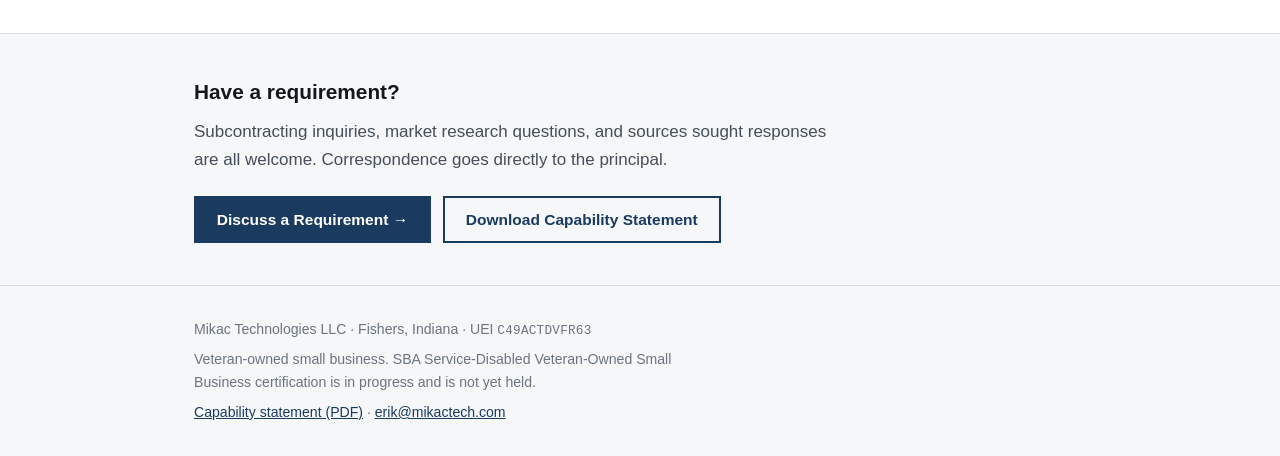
<file: experience.html>
<!DOCTYPE html>
<html lang="en">
<head>
<meta charset="utf-8">
<meta name="viewport" content="width=device-width, initial-scale=1">
<title>Experience — Mikac Technologies LLC</title>
<meta name="description" content="Principal's engineering record behind Mikac Technologies LLC: measured performance improvements, legacy modernization, event-driven data platforms, and security remediation in regulated enterprise environments.">
<link rel="stylesheet" href="styles.css">
</head>
<body>
<a class="skip-link" href="#main">Skip to main content</a>

<header class="site-header">
  <div class="wrap">
    <a class="wordmark" href="index.html">Mikac Technologies LLC</a>
    <nav class="site-nav" aria-label="Primary">
      <ul>
        <li><a href="index.html">Overview</a></li>
        <li><a href="capabilities.html">Capabilities</a></li>
        <li><a href="experience.html" aria-current="page">Experience</a></li>
        <li><a href="contact.html">Contact</a></li>
      </ul>
    </nav>
  </div>
</header>

<div class="hero">
  <div class="wrap">
    <p class="eyebrow">Experience</p>
    <h1>The engineering record behind the firm</h1>
    <p class="lede">Mikac Technologies is newly formed. The results below were delivered by the firm's principal in prior professional roles and are presented as principal's experience, not as company past performance.</p>
  </div>
</div>

<main id="main">
  <div class="wrap">

    <div class="notice">
      <p>Mikac Technologies LLC was established in 2026 and has not yet completed a federal contract. The firm does not claim past performance it has not earned. What follows is the individual engineering record of the principal, Erik Mikac, offered so that evaluators can judge technical capability accurately.</p>
    </div>

    <section aria-labelledby="principal">
      <h2 id="principal">Principal</h2>
      <div class="principal">
        <img class="portrait" src="erik-mikac.jpg" alt="Erik Mikac" width="352" height="440">
        <div class="principal-body">
          <p><strong>Erik Mikac</strong> — Owner and Principal Software Engineer. United States Navy veteran; submarine radio operator, 2007–2012. Previously held TS/SCI clearance. Ten years of software engineering experience (2016–present) delivering cloud-native, event-driven platforms in regulated environments, including wholesale energy-market systems and enterprise insurance systems. B.S. in Computer Science, Indiana University Bloomington.</p>
          <p class="meta"><a href="https://www.linkedin.com/in/erik-mikac-1b4b16283/">LinkedIn profile</a></p>
        </div>
      </div>
    </section>

    <hr class="rule">

    <section aria-labelledby="results">
      <h2 id="results">Selected engineering results</h2>
      <p>Client and employer names are withheld. Figures are as measured in production.</p>

      <div class="capability">
        <h3>Performance and scalability engineering</h3>
        <ul class="plain-list">
          <li>Re-architected an enrollment-validation pipeline using Java virtual threads and container-aware CPU controls, reducing end-to-end processing time from approximately <strong>five minutes to twenty seconds</strong> while keeping concurrency and resource utilization predictable under Kubernetes.</li>
          <li>Modernized a dashboard's frontend state management to a signal-based architecture, reducing load time from approximately <strong>three minutes to thirty seconds</strong>.</li>
          <li>Replaced on-demand cross-system security lookups in a certificate-based authorization platform with a synchronized local cache, removing roughly <strong>ten seconds of page load latency</strong> and eliminating a runtime dependency on an external service.</li>
        </ul>
      </div>

      <div class="capability">
        <h3>Modernization and migration</h3>
        <ul class="plain-list">
          <li>Containerized and deployed more than a dozen enterprise applications using Docker, Kubernetes, and Helm.</li>
          <li>Replaced legacy ingestion pipelines with Debezium change-data-capture against managed PostgreSQL, enabling scalable and compliant data processing.</li>
          <li>Modernized frontend applications across multiple major generations of Angular.</li>
          <li>Remediated hundreds of critical vulnerabilities across Spring Boot services, strengthening security posture and enterprise compliance.</li>
        </ul>
      </div>

      <div class="capability">
        <h3>Platform and data engineering</h3>
        <ul class="plain-list">
          <li>Co-designed a high-volume operational data ingestion platform, defining domain models and architectural standards to support long-term scalability and adoption across multiple teams.</li>
          <li>Defined and governed Kafka event contracts and schema evolution rules to maintain compatibility across multiple consuming systems.</li>
          <li>Designed distributed caching solutions using Kubernetes and Hazelcast.</li>
          <li>Built a Kubernetes-native feature flag system enabling safe, controlled rollout of automation and AI-assisted capabilities in production.</li>
        </ul>
      </div>

      <div class="capability">
        <h3>Security, compliance, and reliability</h3>
        <ul class="plain-list">
          <li>Designed and deployed AWS Lambda services that anonymized millions of sensitive records prior to cloud ingestion, satisfying enterprise security and privacy requirements.</li>
          <li>Improved observability through structured logging, Grafana dashboards, and Splunk analysis, reducing time to resolution for production incidents.</li>
          <li>Implemented REST APIs, enterprise integrations, database solutions, automated testing, and CI/CD pipelines in high-availability environments.</li>
        </ul>
      </div>

      <div class="capability">
        <h3>Technical leadership</h3>
        <ul class="plain-list">
          <li>Led architecture and technical direction for cloud-native platforms supporting regulated, mission-critical operations.</li>
          <li>Authored and maintained architecture decision records to document tradeoffs and keep design rationale durable across teams.</li>
          <li>Mentored engineers, aligned stakeholders, and coordinated delivery of complex changes to systems already running in production.</li>
        </ul>
      </div>
    </section>

    <hr class="rule">

    <section aria-labelledby="engagement">
      <h2 id="engagement">How we engage</h2>
      <p>As a newly formed firm, Mikac Technologies is actively seeking work in three forms.</p>

      <div class="capability">
        <h3>Subcontracting to established primes</h3>
        <p>Scoped engineering support on task orders already awarded, where a prime needs specific modernization, integration, or cloud-native capability without adding permanent headcount.</p>
      </div>

      <div class="capability">
        <h3>Small prime awards</h3>
        <p>Fixed-scope work at or below the simplified acquisition threshold, including assessments, prototypes, and discrete modernization tasks with defined deliverables and acceptance criteria.</p>
      </div>

      <div class="capability">
        <h3>Commercial engagements</h3>
        <p>Direct work for commercial clients needing modernization and integration expertise on a project basis.</p>
      </div>
    </section>

  </div>
</main>

<div class="cta-band">
  <div class="wrap">
    <h2>Have a requirement?</h2>
    <p>Subcontracting inquiries, market research questions, and sources sought responses are all welcome. Correspondence goes directly to the principal.</p>
    <div class="cta-row">
      <a class="btn btn-primary" href="mailto:erik@mikactech.com?subject=Federal%20Contracting%20Inquiry">Discuss a Requirement &rarr;</a>
      <a class="btn btn-secondary" href="Mikac-Technologies-Capability-Statement.pdf" download>Download Capability Statement</a>
    </div>
  </div>
</div>

<footer class="site-footer">
  <div class="wrap">
    <p>Mikac Technologies LLC &middot; Fishers, Indiana &middot; UEI <span class="mono">C49ACTDVFR63</span></p>
    <p>Veteran-owned small business. SBA Service-Disabled Veteran-Owned Small Business certification is in progress and is not yet held.</p>
    <p><a href="Mikac-Technologies-Capability-Statement.pdf" download>Capability statement (PDF)</a> &middot; <a href="mailto:erik@mikactech.com?subject=Federal%20Contracting%20Inquiry">erik@mikactech.com</a></p>
  </div>
</footer>

</body>
</html>
</file>
<file: styles.css>
:root {
  --ink: #14181d;
  --ink-soft: #454e59;
  --ink-faint: #6b747f;
  --accent: #1b3a5f;
  --accent-hover: #2d5a8e;
  --rule: #d8dde3;
  --surface: #f5f7f9;
  --white: #ffffff;
  --measure: 68ch;
}

*,
*::before,
*::after {
  box-sizing: border-box;
}

html {
  -webkit-text-size-adjust: 100%;
}

body {
  margin: 0;
  background: var(--white);
  color: var(--ink);
  font-family: -apple-system, BlinkMacSystemFont, "Segoe UI", Roboto, "Helvetica Neue", Arial, sans-serif;
  font-size: 17px;
  line-height: 1.65;
}

.skip-link {
  position: absolute;
  left: -9999px;
  top: 0;
  background: var(--accent);
  color: var(--white);
  padding: 0.75rem 1.25rem;
  z-index: 100;
}

.skip-link:focus {
  left: 0;
}

a {
  color: var(--accent);
}

a:hover {
  color: var(--accent-hover);
}

a:focus-visible,
button:focus-visible {
  outline: 3px solid var(--accent-hover);
  outline-offset: 2px;
}

.wrap {
  max-width: 940px;
  margin: 0 auto;
  padding: 0 1.5rem;
}

/* Header and navigation */

.site-header {
  border-bottom: 1px solid var(--rule);
  background: var(--white);
}

.site-header .wrap {
  display: flex;
  flex-wrap: wrap;
  align-items: baseline;
  justify-content: space-between;
  gap: 0.75rem 2rem;
  padding-top: 1.4rem;
  padding-bottom: 1.4rem;
}

.wordmark {
  font-size: 1.05rem;
  font-weight: 700;
  letter-spacing: 0.06em;
  text-transform: uppercase;
  color: var(--ink);
  text-decoration: none;
}

.wordmark:hover {
  color: var(--accent);
}

.site-nav ul {
  display: flex;
  flex-wrap: wrap;
  gap: 1.5rem;
  list-style: none;
  margin: 0;
  padding: 0;
}

.site-nav a {
  text-decoration: none;
  font-size: 0.95rem;
  color: var(--ink-soft);
  padding-bottom: 2px;
  border-bottom: 2px solid transparent;
}

.site-nav a:hover {
  color: var(--accent);
}

.site-nav a[aria-current="page"] {
  color: var(--accent);
  font-weight: 600;
  border-bottom-color: var(--accent);
}

/* Hero */

.hero {
  padding: 3.5rem 0 2.5rem;
  border-bottom: 1px solid var(--rule);
}

.hero h1 {
  margin: 0 0 1rem;
  font-size: clamp(1.85rem, 4.5vw, 2.6rem);
  line-height: 1.2;
  letter-spacing: -0.015em;
}

.hero .lede {
  max-width: var(--measure);
  margin: 0;
  font-size: 1.15rem;
  color: var(--ink-soft);
}

.eyebrow {
  margin: 0 0 0.85rem;
  font-size: 0.8rem;
  font-weight: 700;
  letter-spacing: 0.12em;
  text-transform: uppercase;
  color: var(--accent);
}

/* Buttons and calls to action */

.cta-row {
  display: flex;
  flex-wrap: wrap;
  gap: 0.75rem;
  margin-top: 1.85rem;
}

.btn {
  display: inline-block;
  padding: 0.72rem 1.3rem;
  border: 2px solid var(--accent);
  font-size: 0.97rem;
  font-weight: 600;
  line-height: 1.3;
  text-decoration: none;
  transition: background-color 0.12s ease, border-color 0.12s ease;
}

.btn-primary {
  background: var(--accent);
  color: var(--white);
}

.btn-primary:hover {
  background: var(--accent-hover);
  border-color: var(--accent-hover);
  color: var(--white);
}

.btn-secondary {
  background: transparent;
  color: var(--accent);
}

.btn-secondary:hover {
  background: var(--surface);
  color: var(--accent);
}

.cta-note {
  margin: 0.85rem 0 0;
  font-size: 0.86rem;
  color: var(--ink-faint);
}

.cta-band {
  border-top: 1px solid var(--rule);
  background: var(--surface);
  padding: 2.6rem 0;
}

.cta-band h2 {
  margin: 0 0 0.5rem;
  font-size: 1.3rem;
}

.cta-band p {
  max-width: var(--measure);
  margin: 0;
  color: var(--ink-soft);
}

.cta-band .cta-row {
  margin-top: 1.4rem;
}

@media (max-width: 460px) {
  .cta-row .btn {
    width: 100%;
    text-align: center;
  }
}

/* Main content */

main {
  padding: 2.75rem 0 3.5rem;
}

main h2 {
  margin: 2.75rem 0 0.9rem;
  font-size: 1.4rem;
  letter-spacing: -0.01em;
}

main > .wrap > h2:first-child,
main section:first-of-type h2 {
  margin-top: 0;
}

main h3 {
  margin: 1.75rem 0 0.4rem;
  font-size: 1.02rem;
  color: var(--accent);
}

main p,
main li {
  max-width: var(--measure);
}

main p {
  margin: 0 0 1rem;
}

section {
  margin-bottom: 2.5rem;
}

section:last-child {
  margin-bottom: 0;
}

.rule {
  border: 0;
  border-top: 1px solid var(--rule);
  margin: 2.75rem 0;
}

/* Lists */

.plain-list {
  margin: 0 0 1rem;
  padding-left: 1.25rem;
}

.plain-list li {
  margin-bottom: 0.5rem;
}

.columns {
  display: grid;
  grid-template-columns: repeat(auto-fit, minmax(255px, 1fr));
  gap: 0 2.5rem;
}

.columns ul {
  max-width: none;
}

.columns li {
  max-width: none;
}

/* Fact panel */

.facts {
  background: var(--surface);
  border: 1px solid var(--rule);
  padding: 1.5rem 1.75rem;
  margin: 0;
}

.facts dl {
  display: grid;
  grid-template-columns: minmax(140px, auto) 1fr;
  gap: 0.55rem 1.5rem;
  margin: 0;
}

.facts dt {
  font-weight: 600;
  color: var(--ink-soft);
  font-size: 0.92rem;
}

.facts dd {
  margin: 0;
  font-size: 0.92rem;
}

.mono {
  font-family: ui-monospace, SFMono-Regular, Menlo, Consolas, monospace;
  font-size: 0.9em;
  letter-spacing: 0.02em;
}

/* Principal portrait */

.principal {
  display: flex;
  align-items: flex-start;
  gap: 1.75rem;
}

.principal-body {
  flex: 1 1 0;
}

.principal-body p {
  margin: 0;
}

.principal-body .meta {
  margin-top: 0.7rem;
  font-size: 0.93rem;
}

.portrait {
  flex: 0 0 auto;
  width: 176px;
  height: auto;
  border: 1px solid var(--rule);
  display: block;
}

@media (max-width: 620px) {
  .principal {
    flex-direction: column;
    gap: 1.1rem;
  }

  .portrait {
    width: 148px;
  }
}

/* Capability blocks */

.capability {
  border-top: 1px solid var(--rule);
  padding-top: 1.4rem;
  margin-top: 1.4rem;
}

.capability:first-of-type {
  border-top: 0;
  padding-top: 0;
  margin-top: 0;
}

.capability h3 {
  margin-top: 0;
}

/* Status notice */

.notice {
  border-left: 3px solid var(--accent);
  background: var(--surface);
  padding: 1rem 1.25rem;
  margin: 0 0 1.75rem;
}

.notice p {
  margin: 0;
  font-size: 0.94rem;
  color: var(--ink-soft);
}

/* Contact */

.contact-grid {
  display: grid;
  grid-template-columns: repeat(auto-fit, minmax(260px, 1fr));
  gap: 2rem;
}

/* Footer */

.site-footer {
  border-top: 1px solid var(--rule);
  background: var(--surface);
  padding: 2rem 0;
  font-size: 0.88rem;
  color: var(--ink-faint);
}

.site-footer p {
  margin: 0 0 0.4rem;
  max-width: var(--measure);
}

.site-footer p:last-child {
  margin-bottom: 0;
}

@media (max-width: 540px) {
  .facts dl {
    grid-template-columns: 1fr;
    gap: 0.15rem;
  }

  .facts dt {
    margin-top: 0.6rem;
  }
}

@media print {
  .site-nav,
  .skip-link,
  .site-footer,
  .cta-row,
  .cta-note,
  .cta-band {
    display: none;
  }

  body {
    font-size: 11pt;
    color: #000;
  }

  .hero {
    padding-top: 0;
  }

  a {
    color: #000;
    text-decoration: none;
  }

  .facts {
    background: none;
  }

  .portrait {
    display: none;
  }
}
</file>
